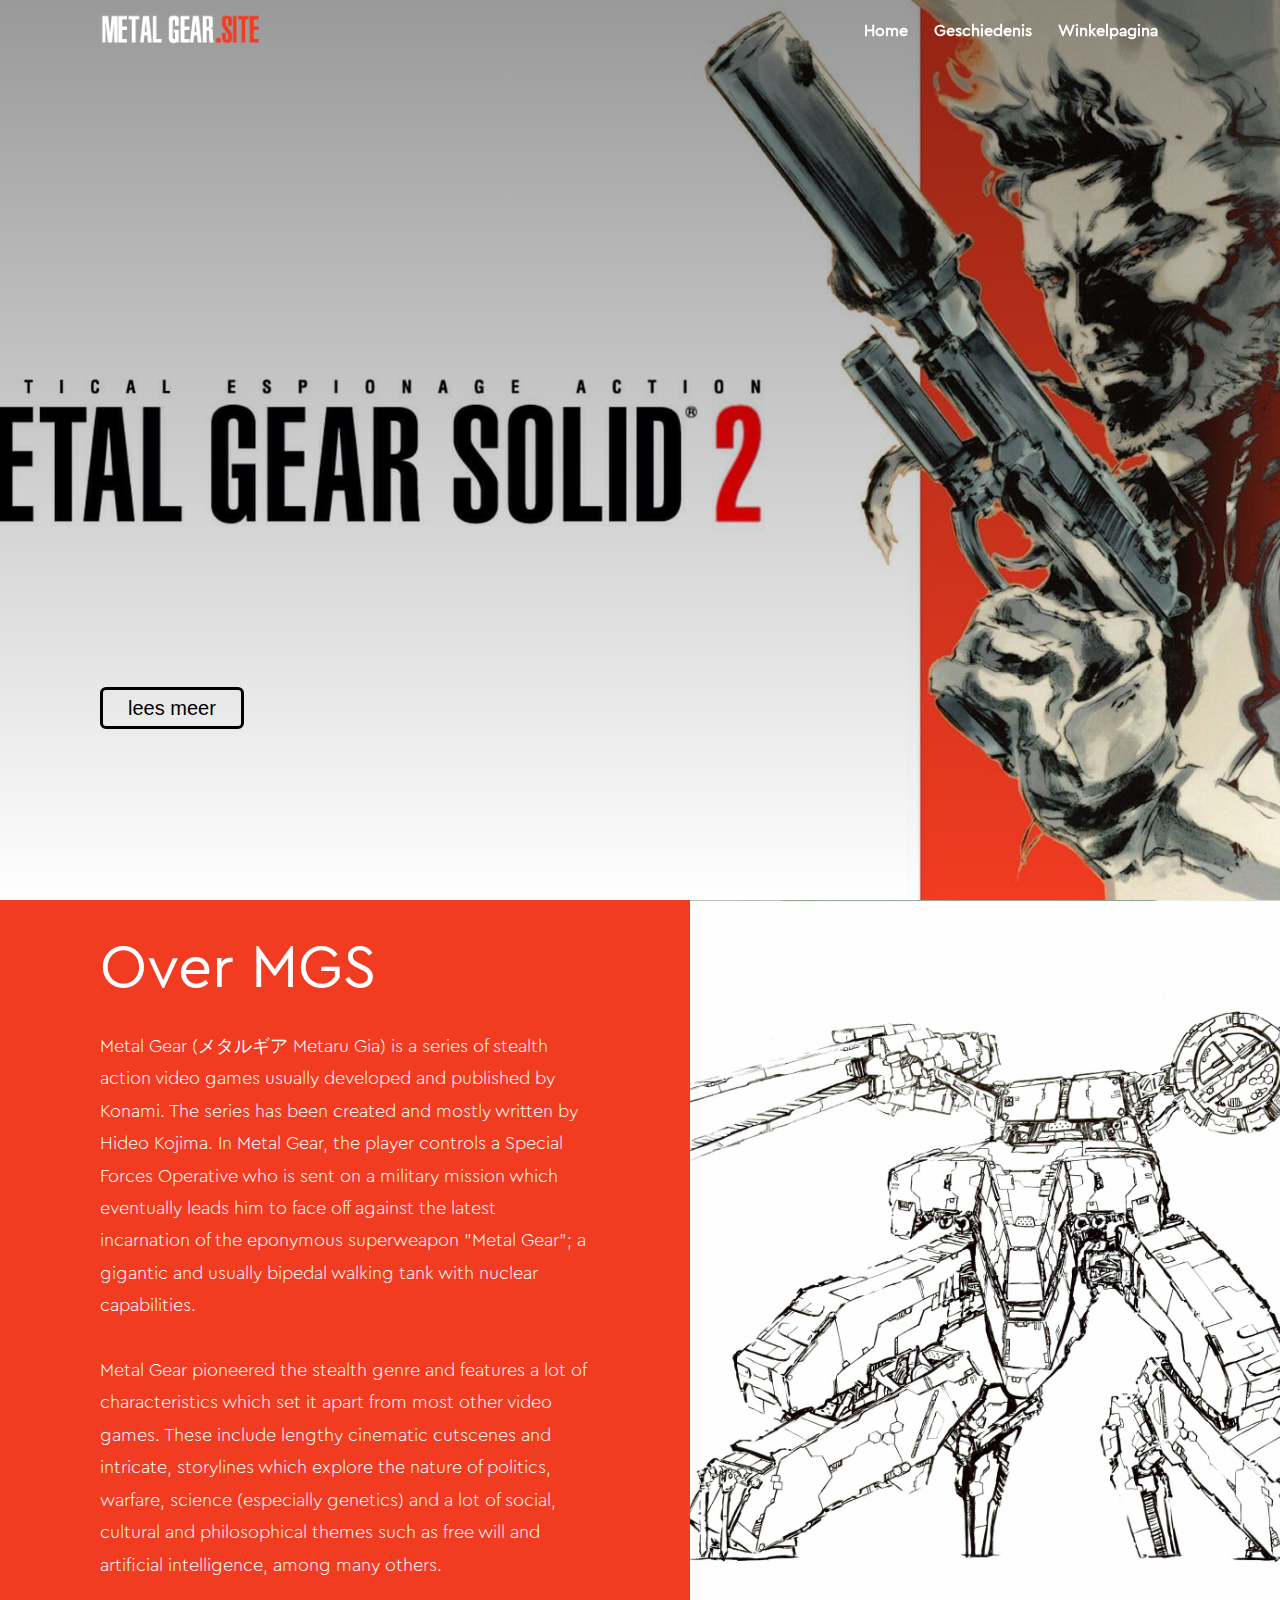
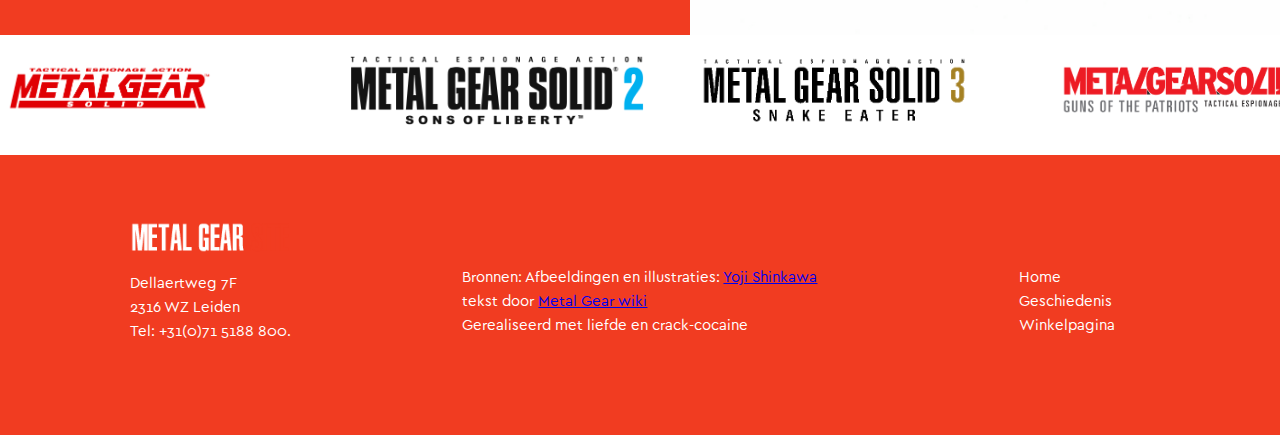
<file: index.html>
<!DOCTYPE html>
<html lang="nl">

<head>
  <meta charset="UTF-8">
  <meta name="description" content="Metal Gear Solid">
  <meta name="keywords" content="Metal Gear Solid">
  <meta name="author" content="Falco Vuijk">
  <meta name="viewport" content="width=device-width, initial-scale=1.0">
  <link href="https://fonts.googleapis.com/css?family=Source+Sans+Pro:400,600&display=swap" rel="stylesheet">
  <link rel="stylesheet" type="text/css" href="fontawesome/css/all.css">
  <link rel="stylesheet" type="text/css" href="css/style.css">
  <link rel="icon" href="images/logo/icon.png">
  <script src="js/navbar.js"></script>
  <title>MetalGear.Site</title>
</head>

<body>

  <header id="header">
     <div class="background">
      <img class="logo" src="images/logo/Metalgearsitelogo.png" alt="logo van MetalGear.Site">
     </div>
     
     <div id="myNav" class="overlay">
      <a href="javascript:void(0)" class="closebtn" onclick="closeNav()">&times;</a>
      <div class="overlay-content">
        <a href="index.html">Home</a>
        <a href="geschiedenis.html">Geschiedenis</a>
        <a href="Winkelpagina.html">Winkelpagina</a>
      </div>
    </div>

    <div id="hamburger-menu-button">
    <span onclick="openNav()">&#9776; </span>
    </div>
   ㅤ

    <nav id="navbar">
      <ul>
        <li> <a href="index.html">Home</a> </li>
        <li> <a href="geschiedenis.html">Geschiedenis</a> </li>
        <li> <a href="Winkelpagina.html">Winkelpagina</a> </li>
      </ul>
    </nav>
  </header>

  <section id="main-section"> <h2>ㅤ</h2>
    <div class="chevron"><a href="#second-section" class="button">lees meer</a></div>
  </section>

  <section id="second-section">
    <div class="container-align-left">
      <h1>Over MGS</h1>
      <p>
        Metal Gear (メタルギア Metaru Gia) is a series of stealth action video games usually developed and published by Konami. The series has been created and mostly written by Hideo Kojima. In Metal Gear, the player controls a Special Forces Operative who is sent on a military mission which eventually leads him to face off against the latest incarnation of the eponymous superweapon "Metal Gear"; a gigantic and usually bipedal walking tank with nuclear capabilities.
        <br><br> Metal Gear pioneered the stealth genre and features a lot of characteristics which set it apart from most other video games. These include lengthy cinematic cutscenes and intricate, storylines which explore the nature of politics, warfare, science (especially genetics) and a lot of social, cultural and philosophical themes such as free will and artificial intelligence, among many others.
      </p>
    </div>
    <div class="annekeclass"></div>
  </section>

  <div class="slider">
    <div class="slide-track">
      <div class="slide">
        <img src="images/logo/mgs1.png" height="70"  alt="">
      </div>
      <div class="slide">
        <img src="images/logo/mgs2.png" height="70"  alt="">
      </div>
      <div class="slide">
        <img src="images/logo/mgs3.png" height="70"  alt="">
      </div>
      <div class="slide">
        <img src="images/logo/mgs4.png" height="70"  alt="">
      </div>
      <div class="slide">
        <img src="images/logo/mgs5.png" height="70"  alt="">
      </div>
      <div class="slide">
        <img src="images/logo/mgs1.png" height="70"  alt="">
      </div>
      <div class="slide">
        <img src="images/logo/mgs2.png" height="70"  alt="">
      </div>
      <div class="slide">
        <img src="images/logo/mgs3.png" height="70"  alt="">
      </div>
      <div class="slide">
        <img src="images/logo/mgs4.png" height="70"  alt="">
      </div>
      <div class="slide">
        <img src="images/logo/mgs5.png" height="70"  alt="">
      </div>
    </div>
  </div>

  <footer>
    <div id="footer-content">
      <div class="footer-left">
        <img class="logo" src="images/logo/Metalgearsitelogo.png" alt="Ongelovelijk mooie Logo">
        <p>Dellaertweg 7F<br>2316 WZ Leiden<br>Tel: +31(0)71 5188 800.<br><br>  </p>  

</div>
      <div class="footer-middle">
        <p>Bronnen: Afbeeldingen en illustraties:  <a href="https://arthur.io/art/yoji-shinkawa">Yoji Shinkawa</a><br> tekst door <a href="https://metalgear.fandom.com/wiki/Metal_Gear_Wiki">Metal Gear wiki</a><br> Gerealiseerd met liefde en crack-cocaine</p>
      </div>

      <div class="footer-right">
        <p>
          <a href="index.html">Home</a>
          <br>
          <a href="geschiedenis.html">Geschiedenis</a>
          <br>
          <a href="Winkelpagina.html">Winkelpagina</a>
        </p>
      </div>

    </div>
  
  </footer>

  <script>
    function openNav() {
      document.getElementById("myNav").style.height = "100%";
    }
    
    function closeNav() {
      document.getElementById("myNav").style.height = "0%";
    }
  </script>    
  

</body>

</html>
</file>
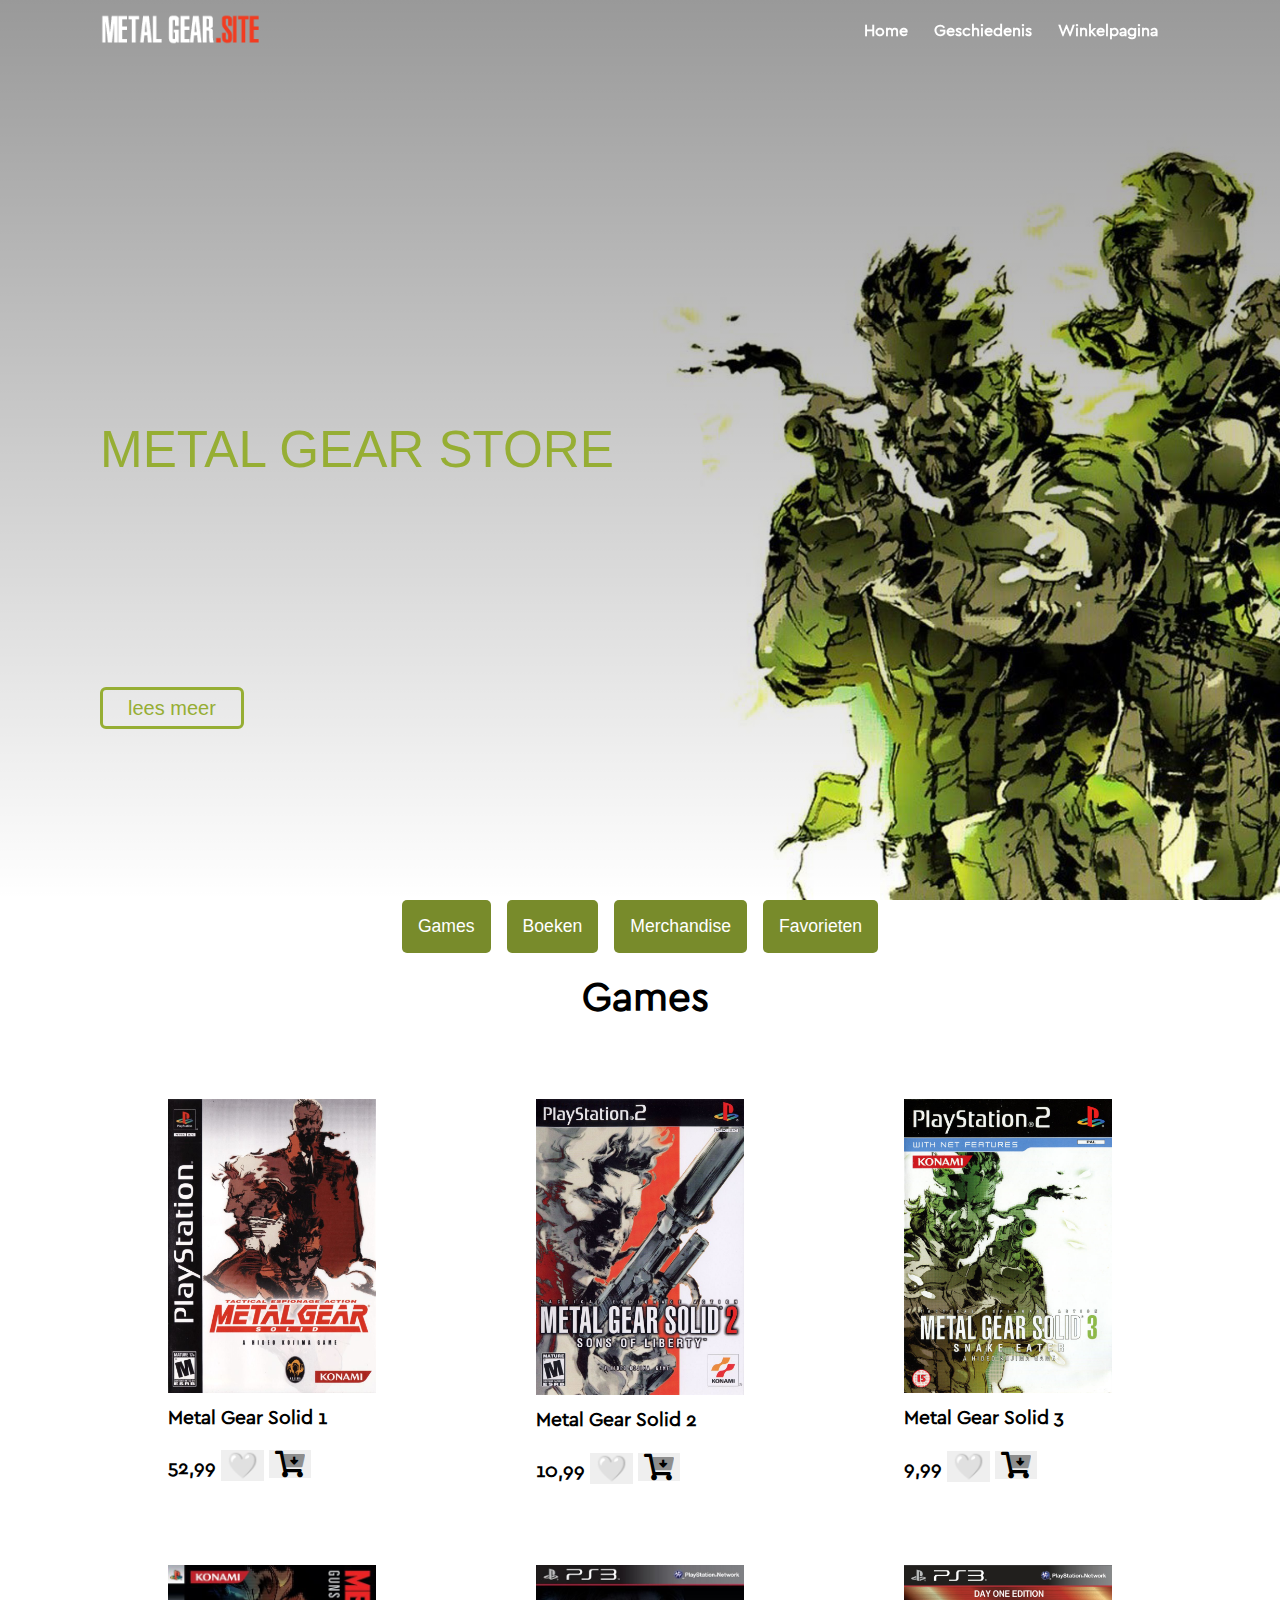
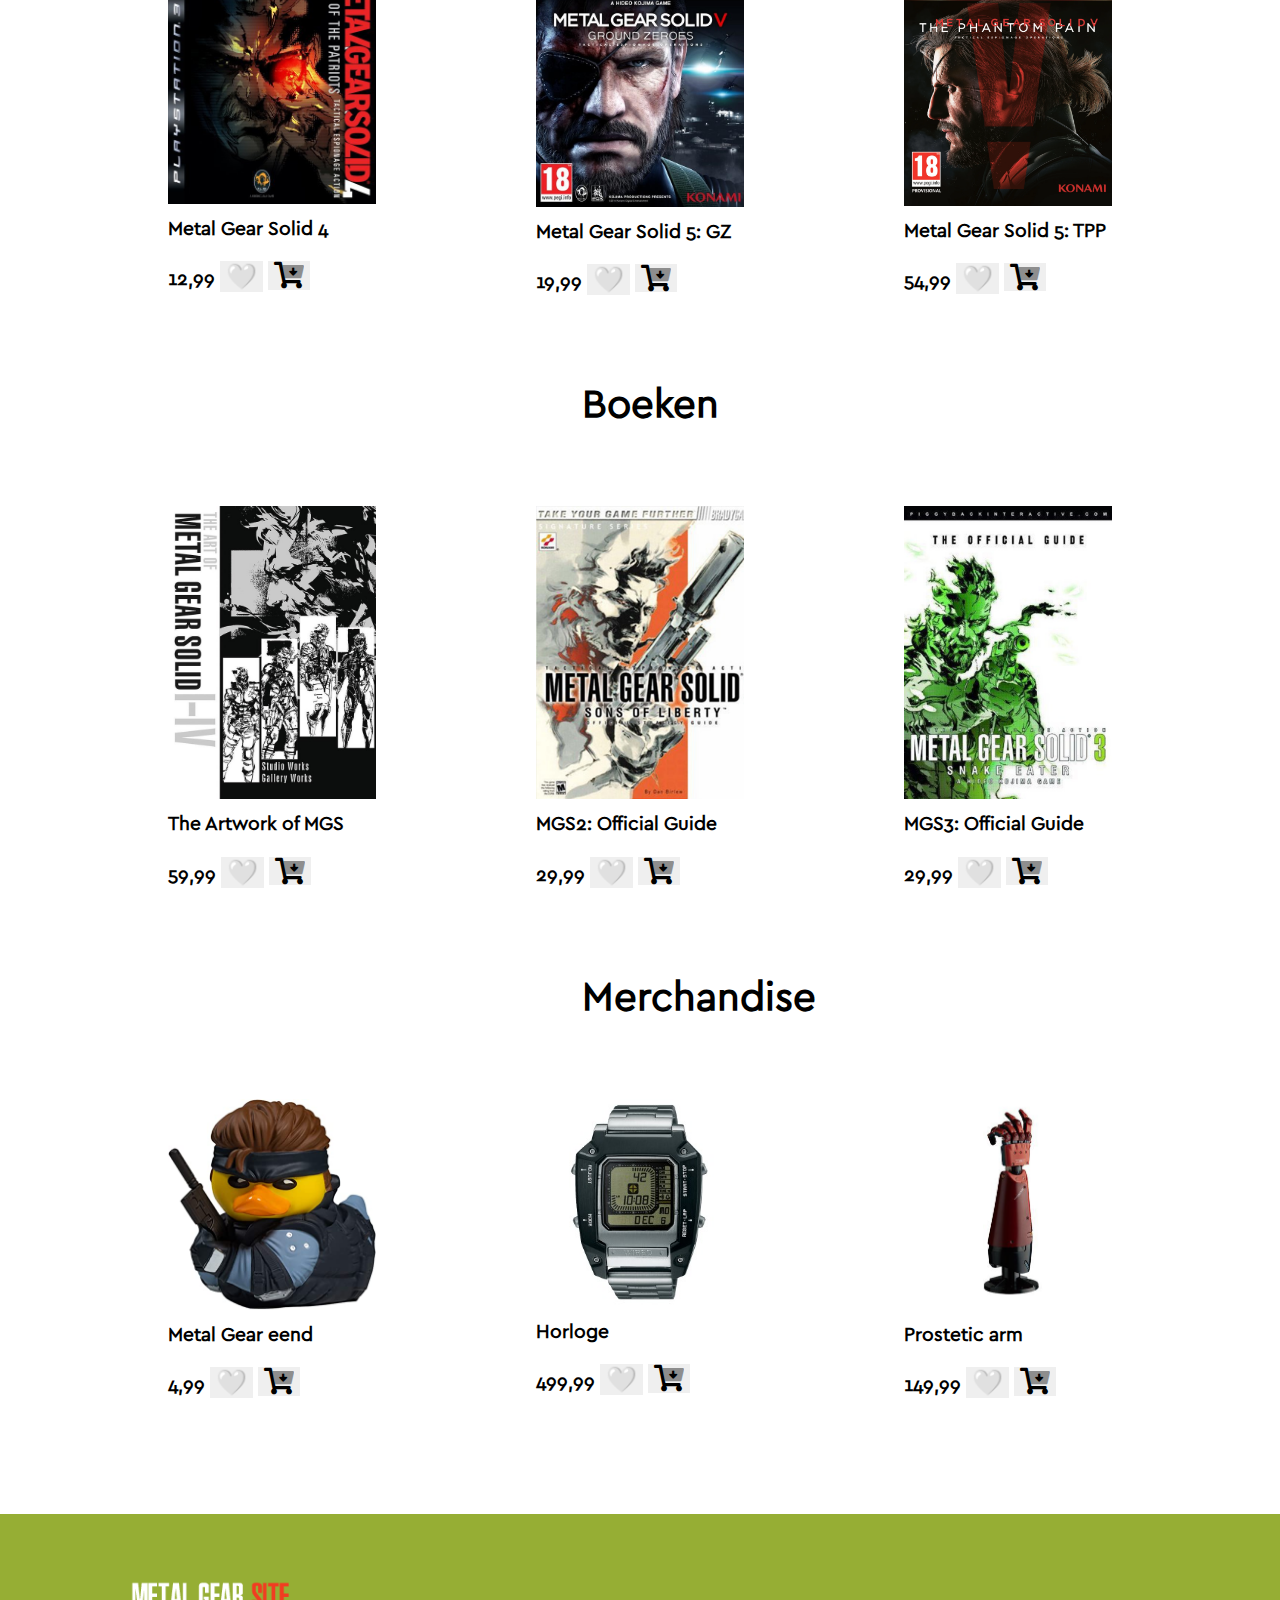
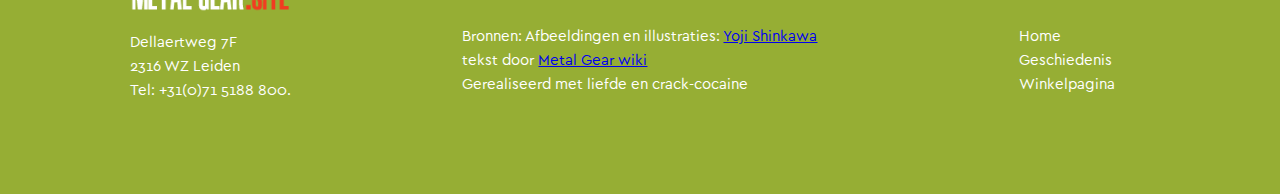
<file: Winkelpagina.html>
<!DOCTYPE html>
<html lang="nl">

  <head>
    <meta charset="UTF-8">
    <meta name="description" content="Metal Gear Solid">
    <meta name="keywords" content="Metal Gear Solid">
    <meta name="author" content="Falco Vuijk">
    <meta name="viewport" content="width=device-width, initial-scale=1.0">
    <link href="https://fonts.googleapis.com/css?family=Source+Sans+Pro:400,600&display=swap" rel="stylesheet">
    <link rel="stylesheet" type="text/css" href="fontawesome/css/all.css">
    <link rel="stylesheet" type="text/css" href="css/style.css">
    <link rel="stylesheet" type="text/css" href="css/winkelpagina-style.css">
    <link rel="icon" href="images/logo/icon.png">
    <script src="js/navbar.js"></script>
    <script src="js/main.js"></script>
    <title>MetalGear.Site</title>
  </head>

<body>

  <header id="header">
     <div class="background">
      <img class="logo" src="images/logo/Metalgearsitelogo.png" alt="logo van Metal gear site">
     </div>

     <div id="myNav" class="overlay">
        <a href="javascript:void(0)" class="closebtn" onclick="closeNav()">&times;</a>
        <div class="overlay-content">
          <a href="index.html">Home</a>
          <a href="geschiedenis.html">Geschiedenis</a>
          <a href="Winkelpagina.html">Winkelpagina</a>
        </div>
      </div>
  
      <div id="hamburger-menu-button">
      <span onclick="openNav()">&#9776; </span>
      </div>

    <nav id="navbar">
      <ul>
        <li> <a href="index.html">Home</a> </li>
        <li> <a href="geschiedenis.html">Geschiedenis</a> </li>
        <li> <a href="Winkelpagina.html">Winkelpagina</a> </li>
      </ul>
    </nav>
  </header>

  <section id="winkelpagina-main-section">
    <h1>Metal Gear Store</h1>
    <div class="chevron"><a href="#recent-verschenen" class="button-winkelpagina">lees meer</a></div>
  </section>

  
  <div class="filterwrapper">
    <div class="filterContainer">
        <button id="Games" class="filterButton">Games</button>
        <button id="Boeken" class="filterButton">Boeken</button>
        <button id="Merchandise" class="filterButton">Merchandise</button>
        <button id="favorieten" class="filterButton">Favorieten</button>
    </div>
</div>

<main>


    <h3> <strong> ㅤ</strong> </h3> 
    <h4> <strong> Games</strong> </h4> 
    <h3> <strong> ㅤ</strong> </h3>
    
   <figure class="kaart" data-game-type="Games">
      <img src="images/Games/mgs1-cover.jpg" alt="Foto van Product"> 
      <h3> <strong> Metal Gear Solid 1 </strong> </h3>
      <h3> <strong>52,99</strong> <button class="FavorietKnop" id="js--favButton1">🤍</button> <button class="winkelwagen"><i class="fad fa-cart-arrow-down"></i></button></h3>   
   </figure>

   <figure class="kaart" data-game-type="Games">
      <img src="images/Games/mgs2-cover.jpg" alt="Foto van Product"> 
      <h3> <strong> Metal Gear Solid 2 </strong> </h3>
      <h3> <strong>10,99</strong> <button class="FavorietKnop" id="js--favButton2">🤍</button> <button class="winkelwagen"><i class="fad fa-cart-arrow-down"></i></button></h3>   
   </figure>

   <figure class="kaart" data-game-type="Games">
      <img src="images/Games/mgs3-cover.jpg" alt="Foto van Product"> 
      <h3> <strong> Metal Gear Solid 3 </strong> </h3>
      <h3> <strong>9,99</strong> <button class="FavorietKnop" id="js--favButton3">🤍</button> <button class="winkelwagen"><i class="fad fa-cart-arrow-down"></i></button></h3>   
   </figure>

   <figure class="kaart" data-game-type="Games">
    <img src="images/Games/mgs4-cover.jpg" alt="Foto van Product"> 
    <h3> <strong> Metal Gear Solid 4 </strong> </h3>
    <h3> <strong>12,99</strong> <button class="FavorietKnop" id="js--favButton4">🤍</button> <button class="winkelwagen"><i class="fad fa-cart-arrow-down"></i></button></h3>   
 </figure>

 <figure class="kaart" data-game-type="Games">
    <img src="images/Games/mgs5.1-cover.jpg" alt="Foto van Product"> 
    <h3> <strong> Metal Gear Solid 5: GZ </strong> </h3>
    <h3> <strong>19,99</strong> <button class="FavorietKnop" id="js--favButton5">🤍</button> <button class="winkelwagen"><i class="fad fa-cart-arrow-down"></i></button></h3>   
 </figure>

 <figure class="kaart" data-game-type="Games">
    <img src="images/Games/mgs5.2-cover.png" alt="Foto van Product"> 
    <h3> <strong> Metal Gear Solid 5: TPP </strong> </h3>
    <h3> <strong>54,99</strong> <button class="FavorietKnop" id="js--favButton6">🤍</button> <button class="winkelwagen"><i class="fad fa-cart-arrow-down"></i></button></h3>   
 </figure>
   

   <h3> <strong> ㅤ</strong> </h3> 
   <h4> <strong> Boeken</strong> </h4> 
   <h3> <strong> ㅤ</strong> </h3>


   <figure class="kaart" data-game-type="Boeken">
    <img src="images/Games/artwork-cover.jpg" alt="Foto van Product"> 
    <h3> <strong> The Artwork of MGS </strong> </h3>
    <h3> <strong>59,99</strong> <button class="FavorietKnop" id="js--favButton7">🤍</button> <button class="winkelwagen"><i class="fad fa-cart-arrow-down"></i></button></h3> 
    </figure>
   <figure class="kaart" data-game-type="Boeken">
    <img src="images/Games/mgs2guide-cover.png" alt="Foto van Product"> 
    <h3> <strong> MGS2: Official Guide </strong> </h3>
    <h3> <strong>29,99</strong> <button class="FavorietKnop" id="js--favButton8">🤍</button> <button class="winkelwagen"><i class="fad fa-cart-arrow-down"></i></button></h3> 
   </figure>
   <figure class="kaart" data-game-type="Boeken">
    <img src="images/Games/mgs3guide-cover.png" alt="Foto van Product"> 
    <h3> <strong> MGS3: Official Guide </strong> </h3>
    <h3> <strong>29,99</strong> <button class="FavorietKnop" id="js--favButton9">🤍</button> <button class="winkelwagen"><i class="fad fa-cart-arrow-down"></i></button></h3> 
   </figure>


   <h3> <strong> ㅤ</strong> </h3> 
   <h4> <strong> Merchandise</strong> </h4> 
   <h3> <strong> ㅤ</strong> </h3>

   
   <figure class="kaart" data-game-type="Merchandise">
    <img src="images/Games/eend.jpg" alt="Foto van Product"> 
    <h3> <strong> Metal Gear eend </strong> </h3>
    <h3> <strong>4,99</strong> <button class="FavorietKnop" id="js--favButton10">🤍</button> <button class="winkelwagen"><i class="fad fa-cart-arrow-down"></i></button></h3> 
    </figure>
   <figure class="kaart" data-game-type="Merchandise">
    <img src="images/Games/watch.jpg" alt="Foto van Product"> 
    <h3> <strong> Horloge </strong> </h3>
    <h3> <strong>499,99</strong> <button class="FavorietKnop" id="js--favButton11">🤍</button> <button class="winkelwagen"><i class="fad fa-cart-arrow-down"></i></button></h3> 
    </figure>
   <figure class="kaart" data-game-type="Merchandise">
    <img src="images/Games/arm.png" alt="Foto van Product"> 
    <h3> <strong> Prostetic arm </strong> </h3>
    <h3> <strong>149,99</strong> <button class="FavorietKnop" id="js--favButton12">🤍</button> <button class="winkelwagen"><i class="fad fa-cart-arrow-down"></i></button></h3> 
    </figure>

</main>
     


    <footer>
    <div id="footer-content">
      <div class="footer-left">
        <img class="logo" src="images/logo/Metalgearsitelogo.png" alt="Ongelovelijk mooie Logo">
        <p>Dellaertweg 7F<br>2316 WZ Leiden<br>Tel: +31(0)71 5188 800.<br><br>  </p>  

</div>
      <div class="footer-middle">
        <p>Bronnen: Afbeeldingen en illustraties:  <a href="https://arthur.io/art/yoji-shinkawa">Yoji Shinkawa</a><br> tekst door <a href="https://metalgear.fandom.com/wiki/Metal_Gear_Wiki">Metal Gear wiki</a><br> Gerealiseerd met liefde en crack-cocaine</p>
      </div>

      <div class="footer-right">
        <p>
          <a href="index.html">Home</a>
          <br>
          <a href="geschiedenis.html">Geschiedenis</a>
          <br>
          <a href="Winkelpagina.html">Winkelpagina</a>
        </p>
      </div>

    </div>
  
  </footer>


        <script>
            function openNav() {
              document.getElementById("myNav").style.height = "100%";
            }
            
            function closeNav() {
              document.getElementById("myNav").style.height = "0%";
            }
        </script>    

</body>

</html>
</file>
<file: css/style.css>
.kaart{
  border-radius: 5px;
}

h1 {
  font-weight: 400;
  font-size: 210%;
}

h3 {
  font-weight: 400;
  font-size: 120%;
  margin-top: 10px;
  font-family: "CeraPRO";
}

h4 {
  font-weight: 400;
  font-size: 250%;
  transform: translateX(30%);
  margin-top: 20px;
  margin-bottom: 30px;
  font-family: "CeraPRO";
}

.winkelwagen{
  border: none;
}

.fa-cart-arrow-down{
  font-size: 200%;
}

.img{
  margin-bottom: 300px;
}

main{
  width: 80%;
  margin: 0 auto;
  display: grid;
  grid-template-columns: 1fr 1fr 1fr;
  grid-column-gap: 80px;
  grid-row-gap: 30px;
  padding: 0px 0px 80px 0px;
}

main > figure > img{
  width: 100%;
  transition: 0.2s all;
}

main > figure > img:hover{
  transform: scale(1.05);
}

.overlay {
  position: absolute;
  height: 100%;
  width: 100%;
  opacity: 0.5    ;
  background-color: black;
}

.filterwrapper {
  max-width: 960px;
  margin: 0px auto;
  display: flex;
  justify-content: center;
  flex-direction: column;
}

.filterContainer {
  display: flex;
  justify-content: center;
  align-items: center;
  gap:1rem;
}

.filterContainer button {
  color: white;
  font-size: 130%;
  padding: 1rem;
  border: 0;
  cursor: pointer;
  font-size: 1.1rem;
  background-color: #788b2b;
  transition: all 0.3s;
  border-radius: 5px;
  border: none;
}

.filterContainer button:hover {
  background-color: #515e1d;
}

.filterContainer .activeFilter {
  background-color: #515e1d;
}

.verborgen {
  display: none;
}

.cardsContainer {
  display: flex;
  flex-wrap: wrap;
  justify-content: space-around;
  gap: 3rem;
  max-width: 100%;
  margin-bottom: 3rem;
}

.FavorietKnop {
  border: 0;
  cursor: pointer;
  font-size: 130%;
}

.FavorietKnop:hover {
  filter: brightness(1.3);
}

@media only screen and (max-width: 1110px) {
  h3{
      font-size: 15px;
  }

  header > h1 {
      font-size: 200%;
  }

}


@media only screen and (max-width: 700px) {
  html, body
  {
      width: 100% !important;
      margin: 0px !important;
      padding: 0px !important;
      overflow-x: hidden; 
  }

  main, footer {
      grid-template-columns: 1fr;
  }

  header > h1 {
      top: 40%;
      font-size: 200%;
  }

  h3{
      font-size: 30px;
  }

  h4 {
      font-weight: 400;
      font-size: 250%;
      transform: translateX(30%);
      margin-top: 20px;
  }

  .filterwrapper {
      max-width: 90%;
      margin: 30px auto;
      display:block;
      justify-content: center;
  }

  .filterContainer {
      display: block;
      justify-content: center;
      align-items: center;
      gap:1rem;
      margin-bottom: 3rem;
  }

  .filterButton {
  width: 130px;
  margin-bottom: 15px;
  margin-left: 10px;
  margin-right: 10px;
  }
}




@media only screen and (max-width: 400px) {

  main, footer {
      grid-template-columns: 1fr;
  }

  header > h1 {
      top: 40%;
      font-size: 170%;
  }

  h3{
      font-size: 30px;
  }
}











































body {
  background-color: #FFFFFF;
  overflow-x: hidden;
  width: 100vw;
  padding: 0;
  margin: 0;
}

@keyframes scroll{
  0%{
    transform: translateX(0)
  }
  100%{
    transform: translateX(calc(-250px * 7));
  }
}

.slider{
  height: 120px;
  margin: auto;
  overflow: hidden;
  position: relative;
  width: auto;
}

.slider .slide-track{
  animation: scroll 40s linear infinite;
  display: flex;
  width: calc(250px * 14);
}

.slider .slide{
  margin-top: 20px;
  padding-bottom: 20px;
  height: 80px;
  width: 400px;
}









*{
  box-sizing: border-box;
}

header {
  background-color: rgba(0, 0, 0, 0);
  transition: background-color .4s ease-in-out;
  position: fixed;
  display: flex;
  width: 100vw;
  height: 62px;
  z-index: 100;
  justify-content: space-between;
  align-items: center;
  padding: 0 100px 0 100px;
}

header.scroll {
  background-color: rgba(241, 60, 33, 0.61);
}

nav li {
  list-style: none;
  display: inline-block;
}

nav a {
  font-family: 'CeraPRO', sans-serif;
  text-decoration: none;
  margin-right: 22px;
  font-weight: 700;
  font-size: 16px;
  color: #FFFFFF;
}

#hamburger-menu-button{
  display: none;
}


.overlay {
  height: 0%;
  width: 100%;
  position: fixed;
  z-index: 1;
  top: 0;
  left: 0;
  background: linear-gradient(to right, #000000, #000000); 
  background-color: rgba(241, 60, 33, 0.61);
  overflow-y: hidden;
  transition: 0.5s;
  font-family: 'CeraPRO', sans-serif;
}

.overlay-content {
  position: relative;
  top: 25%;
  width: 100%;
  text-align: center;
  margin-top: 30px;
}

.overlay a {
  padding: 8px;
  text-decoration: none;
  font-size: 36px;
  color: #ffffff;
  display: block;
  transition: 0.3s;
}

.overlay a:hover, .overlay a:focus {
  color: #f1f1f1;
}

.overlay .closebtn {
  position: absolute;
  top: 20px;
  right: 45px;
  font-size: 60px;
}

@media screen and (max-height: 450px) {
  .overlay {overflow-y: auto;}
  .overlay a {font-size: 20px}
  .overlay .closebtn {
  font-size: 40px;
  top: 15px;
  right: 35px;
  }
}

.logo {
  height: 32px;
}

header.scroll {
  background-color: rgba(0, 0, 0, 0.20);
}

.container {
  display: none;
  cursor: pointer;
  
}

#main-section {
  background: linear-gradient(to bottom, rgba(0, 0, 0, 0.4) 0%,rgba(0, 0, 0, 0) 100%), url(../images/logo/mgs2background.png) 0 0;
  background-repeat: no-repeat;
  background-position: center;
  background-size: cover;
  height: 100vh;
  width: 100vw;
  display: flex;
  position: relative;
}



.fal {
  color: white;
  font-size: 50px;
}

.chevron{
  position: absolute;
  left: 100px;
  bottom: 20%;
}

.slick-next {
  display: none;
  width: 500px;
}

#second-section {
  background-color: #f13c21;
  display: grid;
  grid-template-columns: 1fr 1fr;
  grid-gap: 100px;
}

.annekeclass{
  background-image: url(../images/metalgearrex.jpg);
  background-position: center;
  background-size: cover;
  background-repeat: no-repeat;
  width: 100%;
}

.container-align-left {
  padding: 30px 0 30px 100px;
}

#second-section h1 {
  font-family: 'CeraPRO', sans-serif;
  line-height: 1.3em;
  font-size: 60px;
  color: #FFFFFF;
  margin: 0 0 23px 0;
}

#second-section p {
  font-family: 'CeraPRO-Light', sans-serif;
  padding: 0px 0px 23px;
  line-height: 1.8em;
  font-size: 18px;
  color: #FFFFFF;
  margin: 0;
}

#second-section .link-to {
  font-family: 'CeraPRO-medium', sans-serif;
  text-decoration-color: #FFFFFF;
  text-decoration: underline;
  line-height: 1.8em;
  font-size: 30px;
  color: #FFFFFF;
  padding: 0px;
}

#fourth-section {
  height: 900px;
  width: 100vw;
  display: grid;
  grid-template-columns: repeat(2, 1fr);
  grid-template-areas:
    "left right";
}

#fourth-section .grid-left {
  padding: 50px 50px 0px 100px;
  background-color: white;
  grid-area: left;
}

#fourth-section h2 {
  margin-top: 0;
  color: #FFFFFF;
  font-size: 60px;
  font-family: "CeraPRO";
}

#fourth-section p {
  color: #FFFFFF;
  font-size: 20px;
  line-height: 1.8em;
  font-family: "CeraPRO";
}

#fourth-section .grid-right {
  background-image: url(../images/boeken.jpg);
  background-position: center;
  background-size: cover;
  background-repeat: no-repeat;
  grid-area: right;
  width: 50vw;
}

#footer-top {
  display: grid;
  height: 277px;
  width: 100vw;
  background-color: #f13c21;
}

#footer-top p {
  text-align: center;
  font-size: 36px;
  color: #FFFFFF;
  font-family: "CeraPRO-medium";
}

h6{
  margin-top: 10px;
  margin-bottom: 20px;
  text-align: center;
  font-size: 20px;
  color: #FFFFFF;
  font-family: "CeraPRO-medium";
}

.button {
  margin-left: auto;
  margin-right: auto;
  width: 180px;
  height: 40px;
  border: 3px solid black;
  border-radius: 6px;
  font-size: 20px;
  color: black;
  background-color: rgba(255, 255, 255, 0);
  font-family: 'metal-gear-solid-2-regular', sans-serif;
  text-decoration: none;
  padding: 7px 25px;
}

.grid-center {
  align-self: center;
  justify-content: center;
  display: grid;
}

#footer-logo-showcase {
  height: 170px;
}

.footer-slide {
  padding-top: 32.5px;
}

.footer-slide img {
  margin-left: auto;
  margin-right: auto;
  height: 105px;
}

footer {
  background-color: #f13c21;
  height: 280px;
  width: 100vw;
}

footer p {
  font-size: 15px;
  font-family: "CeraPRO";
  line-height: 1.6em;
  color: #FFFFFF;
  margin-bottom: 0px;
}

#footer-content {
  height: 280px;
  width: 100vw;
  display: grid;
  grid-template-columns: repeat(3, 1fr);
  grid-template-areas:
    "left middle right";
}

.footer-left {
  margin: auto;
  grid-area: left;
}

.footer-middle {
  margin: auto;
  grid-area: middle;
}

.footer-right {
  margin: auto;
  grid-area: right;
}

.footer-right a {
  line-height: 1.6em;
  color: #FFFFFF;
  text-decoration: none;
  font-size: 15px;
  font-family: "CeraPRO";
}

.description-slide {
  background-color: #DDDDDD;
  padding: 90px 0px 90px 0px;
  font-size: 40px;
  font-family: "CeraPRO-Light";
  text-align: center;
}

.slick-dots {
  background-color: #DDDDDD;
}



#partner-worden-header-tekst {
  grid-template-columns: repeat(2, 1fr);
  grid-template-areas:
    "left right";
  display: grid;
  height: 565px;
  width: 100vw;
}

#partner-worden-header-tekst .grid-left {
  background-color: white;
  display: flex;
  grid-area: left;
}

#partner-worden-header-tekst .grid-left h1 {
  line-height: 1.3em;
  margin: auto;
  font-family: "CeraPRO";
  font-size: 90px;
  color: #FFFFFF;
}

#partner-worden-header-tekst .grid-right {
  grid-area: right;
  background-image: url(../images/download.jpg);
  background-repeat: no-repeat;
  background-position: center;
  background-size: cover;
}

#partner-worden-list {
  grid-template-columns: repeat(2, 1fr);
  grid-template-areas:
    "left right"
    "bottom bottom";
  display: grid;
  height: 750px;
  width: 100vw;
}

#partner-worden-list .grid-left {
  padding: 50px 50px 0px 100px;
  line-height: 1.8em;
  font-family: "CeraPRO-Light";
  font-size: 23px;
  color: #000000;
  grid-area: left;
}

#partner-worden-list .grid-right {
  padding: 50px 100px 0px 50px;
  grid-area: right;
  line-height: 1.8em;
  font-family: "CeraPRO-medium";
  font-size: 28px;
  color: white;
  display: flex;
}

#partner-worden-list h2 {
  font-family: "CeraPRO";
  margin: 0;
  color: white;
  padding: 20px 0px 50px 100px;
  font-size: 90px;
  grid-area: bottom;
}

#partner-worden-contact {
  display: grid;
  grid-template-columns: repeat(5, 1fr);
  grid-template-areas:
    "left left right right right";
  height: 100vh;
  width: 100vw;
  padding-top: 70px;
  background: linear-gradient(to right, #f13c21, #504a88); 
  color: white;
}

#partner-worden-contact .grid-left {
  grid-area: left;
}

#partner-worden-contact .grid-left h2 {
  font-family: "CeraPRO";
  margin: 0;
  line-height: 1em;
  color: #FFFFFF;
  padding: 50px 0px 20px 100px;
  font-size: 90px;
  grid-area: bottom;
}

#partner-worden-contact .grid-left h3 {
  font-family: "CeraPRO";
  margin: 0;
  line-height: 1em;
  color: #FFFFFF;
  padding: 0px 0px 20px 100px;
  font-size: 30px;
  grid-area: bottom;
}

#partner-worden-contact .grid-left p {
  font-family: "CeraPRO-Light";
  margin: 0;
  line-height: 1.2em;
  color: #FFFFFF;
  padding: 0px 100px 0px 100px;
  font-size: 20px;
  grid-area: bottom;
}

#partner-worden-contact .grid-right {
  font-family: "CeraPRO-Light";
  display: grid;
  grid-area: right;
  
}

#partner-worden-contact form {
  margin: auto;
  padding: 0px 100px 0px 100px;
}

#partner-worden-contact input[type=text], input[type=email], select {
  width: 100%;
  padding: 12px 20px;
  margin: 8px 0;
  display: inline-block;
  border: 1px solid #ccc;
  border-radius: 4px;
  box-sizing: border-box;
}

#partner-worden-contact input[type=submit] {
  width: 100px;
  background-color: #f13c21;
  color: white;
  padding: 14px 20px;
  margin: 8px 0;
  border: none;
  border-radius: 4px;
  cursor: pointer;
}

#partner-worden-contact input[type=submit]:hover {
  background-color: #45a049;
}


#recente-main-section {
  background: linear-gradient(to bottom, rgba(0, 0, 0, 0.4) 0%,rgba(0, 0, 0, 0) 100%), url(../images/recent-background.png) 0 0;
  background-repeat: no-repeat;
  background-position: center;
  background-size: cover;
  height: 100vh;
  width: 100vw;
  display: flex;
  position: relative;
}

#recente-main-section h1 {
  align-self: center;
  line-height: 1.3em;
  font-family: 'metal-gear-solid-2-regular', sans-serif;
  text-transform: uppercase;
  font-size: 4vw;
  color: black;
  margin: 0;
  padding-left: 100px;
}

.outer-recent-verschenen1 {
margin-bottom: 50px;
}

#winkelpagina-main-section {
  background: linear-gradient(to bottom, rgba(0, 0, 0, 0.4) 0%,rgba(0, 0, 0, 0) 100%), url(../images/winkelpagina-background.png) 0 0;
  background-repeat: no-repeat;
  background-position: center;
  background-size: cover;
  height: 100vh;
  width: 100vw;
  display: flex;
  position: relative;
}

#winkelpagina-main-section h1 {
  align-self: center;
  line-height: 1.3em;
  font-family: 'metal-gear-solid-2-regular', sans-serif;
  text-transform: uppercase;
  font-size: 4vw;
  color: #96ae34;
  margin: 0;
  padding-left: 100px;
}

.button-winkelpagina {
  margin-left: auto;
  margin-right: auto;
  width: 180px;
  height: 40px;
  border: 3px solid #96ae34;
  border-radius: 6px;
  font-size: 20px;
  color: #96ae34;
  background-color: rgba(255, 255, 255, 0);
  font-family: 'metal-gear-solid-2-regular', sans-serif;
  text-decoration: none;
  padding: 7px 25px;
}


.outer-recent-verschenen1 {
margin-bottom: 50px;
}


.boek {
  width: 100%;
  height: 29vw;
  border-top-left-radius: 6px;
  border-top-right-radius: 6px;
}

.titel {
  font-family: "CeraPRO";
  font-size: 13px;
  color: white;
  text-align: center;
  margin-top: -5px;
}

#recent-verschenen {
  padding-top: 50px;
  display: flex;
}

.recent-verschenen1 {
  padding-top: 50px;
  display: flex;
}

#recent-verschenen2 {
  padding-top: 50px;
  display: flex;
}


.container-1{
  max-width: 20vw;
  margin-left: 7vw;
  background-color: #80b4c1;
  border-radius: 6px;
}

.container-2 {
  max-width: 20vw;
  margin-left: 2vw;
  background-color: #80b4c1;
  border-radius: 6px;
}

.container-3{
  max-width: 20vw;
  margin-left: 2vw;
  background-color: #80b4c1;
  border-radius: 6px;
}

.container-4 {
  max-width: 20vw;
  margin-left: 2vw;
  background-color: #80b4c1;
  border-radius: 6px;
}



#recente-secondary-section {
  background: url(../images/recent-background-klein2.png) 0 0;
  height: 30vh;
  width: 100%;
  display: flex;
  position: relative;
  margin-top: 70px;
  justify-content: center;
}

#recente-secondary-section h1 {
  line-height: 1.3em;
  font-family: 'CeraPRO', sans-serif;
  font-size: 40px;
  color: black;
  margin: 0;
  align-self: center;

}

@font-face {
  font-family: CeraPRO;
  src: url(../fonts/CeraPRO.otf);
}

@font-face {
  font-family: CeraPRO-Medium;
  src: url(../fonts/CeraPRO-Medium.otf);
}

@font-face {
  font-family: CeraPRO-Light;
  src: url(../fonts/CeraPRO-Light.otf);
}



@media only screen and (max-width: 1334px) {
    #partner-worden-contact .grid-left h2 {
    font-family: "CeraPRO";
    margin: 0;
    line-height: 1em;
    color: #FFFFFF;
    padding: 50px 0px 20px 100px;
    font-size: 70px;
    grid-area: bottom;
  }
  
  #partner-worden-contact .grid-left h3 {
    font-family: "CeraPRO";
    margin: 0;
    line-height: 1em;
    color: #FFFFFF;
    padding: 0px 0px 20px 100px;
    font-size: 15px;
    grid-area: bottom;
  }
  
}

@media only screen and (max-width: 884px) {
  #second-section {
    background-color: #f13c21;
    display: grid;
    grid-template-columns: 1fr 1fr;
    grid-gap: 50px;
  }

  footer p {
    font-size: 12px;
    font-family: "CeraPRO";
    line-height: 1.6em;
    color: #FFFFFF;
  }
  
  .footer-right a {
    line-height: 40px;
    color: #FFFFFF;
    text-decoration: none;
    font-size: 13px;
    font-family: "CeraPRO";
  }

  #partner-worden-contact .grid-left h2 {
    font-family: "CeraPRO";
    margin: 0;
    line-height: 1em;
    color: #FFFFFF;
    padding: 50px 0px 20px 100px;
    font-size: 50px;
    grid-area: bottom;
  }
  
  #partner-worden-contact .grid-left h3 {
    font-family: "CeraPRO";
    margin: 0;
    line-height: 1em;
    color: #FFFFFF;
    padding: 0px 0px 20px 100px;
    font-size: 15px;
    grid-area: bottom;

}

}

@media only screen and (max-width: 755px) {
  nav li {
    list-style: none;
    display: none;
  }
  
  #hamburger-menu-button{
    display: inline-block;
  }

  span{
    font-size: 30px;
    cursor: pointer;
    color: white;
    margin-left: 35vw;
  }
  
  header {
    background-color: rgba(0, 0, 0, 0);
    transition: background-color .4s ease-in-out;
    position: fixed;
    display: flex;
    width: 100vw;
    height: 62px;
    z-index: 100;
    justify-content: space-between;
    align-items: center;
    padding: 0 50px 0 100px;
  }

  footer p {
    font-size: 10px;
    font-family: "CeraPRO";
    line-height: 1.6em;
    color: #FFFFFF;
  }

  #partner-worden-contact .grid-left h2 {
    font-family: "CeraPRO";
    margin: 0;
    line-height: 1em;
    color: #FFFFFF;
    padding: 50px 0px 20px 100px;
    font-size: 40px;
    grid-area: bottom;
  }
  
  #partner-worden-contact .grid-left h3 {
    font-family: "CeraPRO";
    margin: 0;
    line-height: 1em;
    color: #FFFFFF;
    padding: 0px 0px 20px 100px;
    font-size: 15px;
    grid-area: bottom;
  }
  
} 

@media only screen and (max-width: 680px) {
  #second-section h1 {
    font-family: 'CeraPRO', sans-serif;
    line-height: 1.3em;
    font-size: 30px;
    color: #FFFFFF;
    margin: 0 0 23px 0;
  }

  .container-align-left {
    padding: 30px 0 30px 60px;
  }
  
  #second-section {
    background-color: #f13c21;
    display: grid;
    grid-template-columns: 1fr 1fr;
    grid-gap: 30px;
  }

  .footer-left {
    margin-left: 30px;
    margin-top: 35px;
    grid-area: left;
  }
  
  .footer-middle {
    margin-top: 50px;
    margin-left: 25px;
    grid-area: middle;
  }

  .footer-right {
    margin: auto;
    grid-area: right;
    display: none;
  }

  #footer-content {
    height: 170px;
    width: 100vw;
    display: grid;
    grid-template-columns: repeat(2, 1fr);
    grid-template-areas:
      "left middle";
  }
  
 
  footer {
    background-color: #f13c21;
    height: 170px;
    width: 100vw;
  }

  #partner-worden-contact .grid-left h2 {
    font-family: "CeraPRO";
    margin: 0;
    line-height: 1em;
    color: #FFFFFF;
    padding: 50px 0px 20px 100px;
    font-size: 40px;
    grid-area: bottom;
    display: none;
  }
  
  #partner-worden-contact .grid-left h3 {
    font-family: "CeraPRO";
    margin: 0;
    line-height: 1em;
    color: #FFFFFF;
    padding: 0px 0px 20px 100px;
    font-size: 15px;
    grid-area: bottom;
    display: none;
  }

  #partner-worden-contact form {
    margin: auto;
    padding: 0px 100px 0px 100px;
  }

  #partner-worden-header-tekst {
    display: none;
    height: 565px;
    width: 100vw;
  }
  
  #partner-worden-header-tekst .grid-right {
    background-image: url(../images/download.jpg);
    background-repeat: no-repeat;
    background-position: center;
    background-size: cover;
  }
  
  #partner-worden-list {
    display: none;
    height: 750px;
    width: 100vw;
  }
  
  #partner-worden-contact {
    display: inline-flex;
    height: 100vh;
    width: 100vw;
    padding-top: 70px;
    background: linear-gradient(to right, #f13c21, #504a88); 
    color: white;
    position: fixed;
  }
  

}

@media only screen and (max-width: 500px) {
  .logo{
    height: 14px;
  }
  
  nav li {
    list-style: none;
    display: none;
  }
  
  #hamburger-menu-button{
    display: inline-block;
  }

  span{
    font-size: 30px;
    cursor: pointer;
    color: white;
    margin-left: 35vw;
  }

  #recente-main-section h1 {
    align-self: center;
    line-height: 1.3em;
    font-family: 'CeraPRO', sans-serif;
    font-size: 40px;
    color: #FFFFFF;
    margin: 0;
    padding-left: 100px;
  }

} 

@media only screen and (max-width: 426px) {
  body{
    width: 100%;
  }

  header {
    background-color: rgba(0, 0, 0, 0);
    transition: background-color .4s ease-in-out;
    position: fixed;
    display: flex;
    width: 100vw;
    height: 62px;
    z-index: 100;
    justify-content: space-between;
    align-items: center;
    padding: 0 0px 0 10px;
  }
  
  nav li {
    list-style: none;
    display: none;
  }


  #hamburger-menu-button{
    display: inline-block;
  }
  
  span{
    font-size: 30px;
    cursor: pointer;
    color: white;
    margin-left: 40vw;
  }

  .container {
    display: inline-block;
    cursor: pointer;
    margin-left: 37vw;  
  }
  
  .logo {
    height: 19px;
  }
  
  header.scroll {
    background-color: rgba(0, 0, 0, 0.6);
  }

  .chevron{
    position: absolute;
    left: 100px;
    bottom: 10%;
  }

  #main-section h1 {
    align-self: center;
    line-height: 1.3em;
    font-family: 'CeraPRO', sans-serif;
    font-size: 30px;
    color: #FFFFFF;
    margin: 0;
    padding-left: 90px;
  }

  .container-align-left {
    padding: 0px 0 30px 15px;
  }

  #second-section {
    background-color: #f13c21;
  }

  #second-section h1 {
    font-family: 'CeraPRO', sans-serif;
    line-height: 1.3em;
    font-size: 30px;
    color: #FFFFFF;
    margin-top: 15px;
    text-align: center;
  }
  
  #second-section p {
    font-family: 'CeraPRO-Light', sans-serif;
    padding: 0px 0px 23px;
    line-height: 1.8em;
    font-size: 14px;
    color: #FFFFFF;
    margin: 0;
    width: 90vw;
  }

  .annekeclass{
    background-image: url(../images/metalgearrex.jpg);
    background-position: center;
    background-size: cover;
    background-repeat: no-repeat;
    width: 100%;
    display: none;
  }

  
#footer-content {
  height: 170px;
  width: 100vw;
  display: grid;
  grid-template-columns: repeat(3, 1fr);
  grid-template-areas:
    "left middle right";
}

.footer-left {
  margin-left: 10px;
  margin-top: 35px;
  grid-area: left;
}

.footer-middle {
  margin-left: 25px;
  grid-area: middle;
}

.footer-right {
  margin: auto;
  grid-area: right;
  display: none;
}

.footer-right a {
  line-height: 40px;
  color: #FFFFFF;
  text-decoration: none;
  font-size: 20px;
  font-family: "CeraPRO";
}

.description-slide {
  background-color: #DDDDDD;
  padding: 90px 0px 90px 0px;
  font-size: 40px;
  font-family: "CeraPRO-Light";
  text-align: center;
}

.slick-dots {
  background-color: #DDDDDD;
}

#partner-worden-header-tekst {
  grid-template-columns: repeat(2, 1fr);
  grid-template-areas:
    "left right";
  display: grid;
  height: 565px;
  width: 100vw;
}

#partner-worden-header-tekst .grid-left {
  background-color: white;
  display: flex;
  grid-area: left;
}

#partner-worden-header-tekst .grid-left h1 {
  line-height: 1.3em;
  margin: auto;
  font-family: "CeraPRO";
  font-size: 90px;
  color: #FFFFFF;
}

#partner-worden-header-tekst .grid-right {
  grid-area: right;
  background-image: url(../images/download.jpg);
  background-repeat: no-repeat;
  background-position: center;
  background-size: cover;
}

#partner-worden-list {
  grid-template-columns: repeat(2, 1fr);
  grid-template-areas:
    "left right"
    "bottom bottom";
  display: grid;
  height: 750px;
  width: 100vw;
}

#partner-worden-list .grid-left {
  padding: 50px 50px 0px 100px;
  line-height: 1.8em;
  font-family: "CeraPRO-Light";
  font-size: 23px;
  color: #000000;
  grid-area: left;
}

#partner-worden-list .grid-right {
  padding: 50px 100px 0px 50px;
  grid-area: right;
  line-height: 1.8em;
  font-family: "CeraPRO-medium";
  font-size: 28px;
  color: white;
  display: flex;
}

#partner-worden-list h2 {
  font-family: "CeraPRO";
  margin: 0;
  color: white;
  padding: 20px 0px 50px 100px;
  font-size: 90px;
  grid-area: bottom;
}

#partner-worden-contact {
  display: grid;
  grid-template-columns: repeat(5, 1fr);
  grid-template-areas:
    "left left right right right";
  height: 100vh;
  width: 100vw;
  padding-top: 70px;
  background: linear-gradient(to right, #f13c21, #504a88); 
  color: white;
}

#partner-worden-contact .grid-left {
  grid-area: left;
}

#partner-worden-contact .grid-left h2 {
  font-family: "CeraPRO";
  margin: 0;
  line-height: 1em;
  color: #FFFFFF;
  padding: 10px 0px 10px 40px;
  font-size: 30px;
  grid-area: bottom;
  display: block;
}

#partner-worden-contact .grid-left h3 {
  font-family: "CeraPRO";
  margin: 0;
  line-height: 1em;
  color: #FFFFFF;
  padding: 0px 0px 10px 40px;
  font-size: 15px;
  grid-area: bottom;
  width: 300px;
  display: block;
}


#partner-worden-contact .grid-left p {
  font-family: "CeraPRO-Light";
  margin: 0;
  line-height: 1.2em;
  color: #FFFFFF;
  padding: 0px 100px 0px 100px;
  font-size: 20px;
  grid-area: bottom;
}

#partner-worden-contact .grid-right {
  font-family: "CeraPRO-Light";
  display: grid;
  grid-area: right;
  margin-top: 100px;
  margin-left: -200px;
  
}

#partner-worden-contact form {
  margin: auto;
  padding: 0px 100px 0px 100px;
}

#partner-worden-contact input[type=text], input[type=email], select {
  width: 100%;
  padding: 12px 20px;
  margin: 8px 0;
  display: inline-block;
  border: 1px solid #ccc;
  border-radius: 4px;
  box-sizing: border-box;
}

#partner-worden-contact input[type=submit] {
  width: 100px;
  background-color: #f13c21;
  color: white;
  padding: 14px 20px;
  margin: 8px 0;
  border: none;
  border-radius: 4px;
  cursor: pointer;
}

#partner-worden-contact input[type=submit]:hover {
  background-color: #45a049;
}

#recente-main-section h1 {
  align-self: center;
  line-height: 1.3em;
  font-family: 'CeraPRO', sans-serif;
  font-size: 30px;
  color: #FFFFFF;
  margin: 0;
  padding-left: 100px;
}

.boek {
  width: 100%;
  height: 59vw;
  border-top-left-radius: 6px;
  border-top-right-radius: 6px;
}

.titel {
  font-family: "CeraPRO";
  font-size: 3vw;
  color: white;
  text-align: center;
  margin-top: -5px;
}

#recent-verschenen {
  padding-top: 25px;
  margin-bottom: 141vw;
  display: flex;
}


.recent-verschenen1 {
  padding-top: 25px;
  margin-bottom: 132vw;
  display: flex;
}

#recent-verschenen2 {
  padding-top: 50px;
  margin-bottom: 148vw;
  display: flex;
}

.container-1{
  max-width: 43vw;
  max-height: 400px;
  margin-left: 4.5vw;
  background-color: #80b4c1;
  border-radius: 6px;
  position: absolute;
  z-index: -1;
}

.container-2 {
  max-width: 43vw;
  margin-left: 52vw;
  background-color: #80b4c1;
  border-radius: 6px;
  position: absolute;
  z-index: -2;
}

.container-3{
  max-width: 43vw;
  margin-left: 4.5vw;
  margin-top: 73vw;
  background-color: #80b4c1;
  border-radius: 6px;
  position: absolute;
  z-index: -3;
}

.container-4 {
  max-width: 43vw;
  margin-left: 52vw;
  margin-top: 73vw;
  background-color: #80b4c1;
  border-radius: 6px;
  position: absolute;
  z-index: -4;
}

#recente-secondary-section {
  background: linear-gradient(to bottom, rgba(0, 0, 0, 0.4) 0%,rgba(0, 0, 0, 0) 100%), url(../images/recent-background-klein.jpg) 0 0;
  height: 25vh;
  width: 100vw;
  margin-top: 0;
  display: flex;
  position: relative;
  text-align: center;
}

#recente-secondary-section h1 {
  align-self: center;
  line-height: 1.3em;
  font-family: 'CeraPRO', sans-serif;
  font-size: 30px;
  text-align: center;
  color: #FFFFFF;
  margin: 0;
  padding-left: 35px;
}


}
</file>
<file: css/winkelpagina-style.css>
footer {
    background-color: #96ae34 !important;
    height: 280px;
    width: 100vw;
  }
</file>
